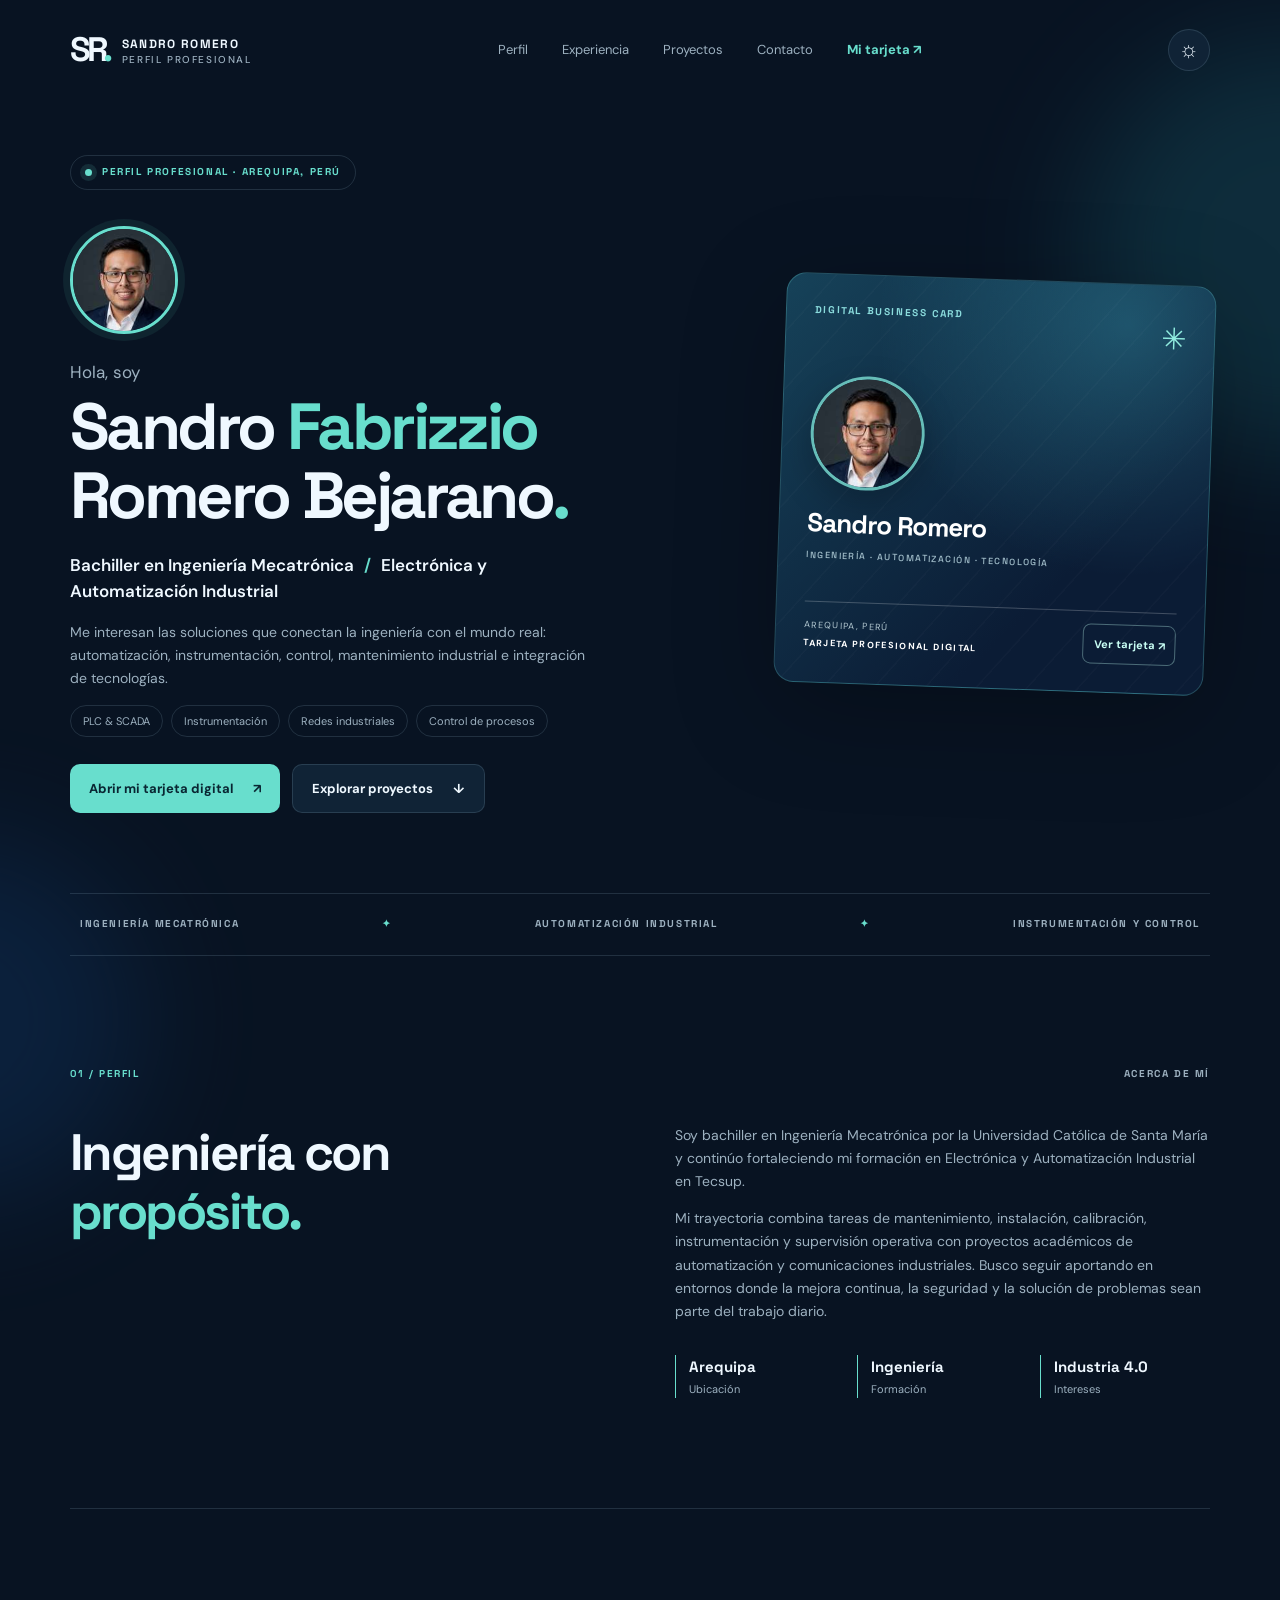
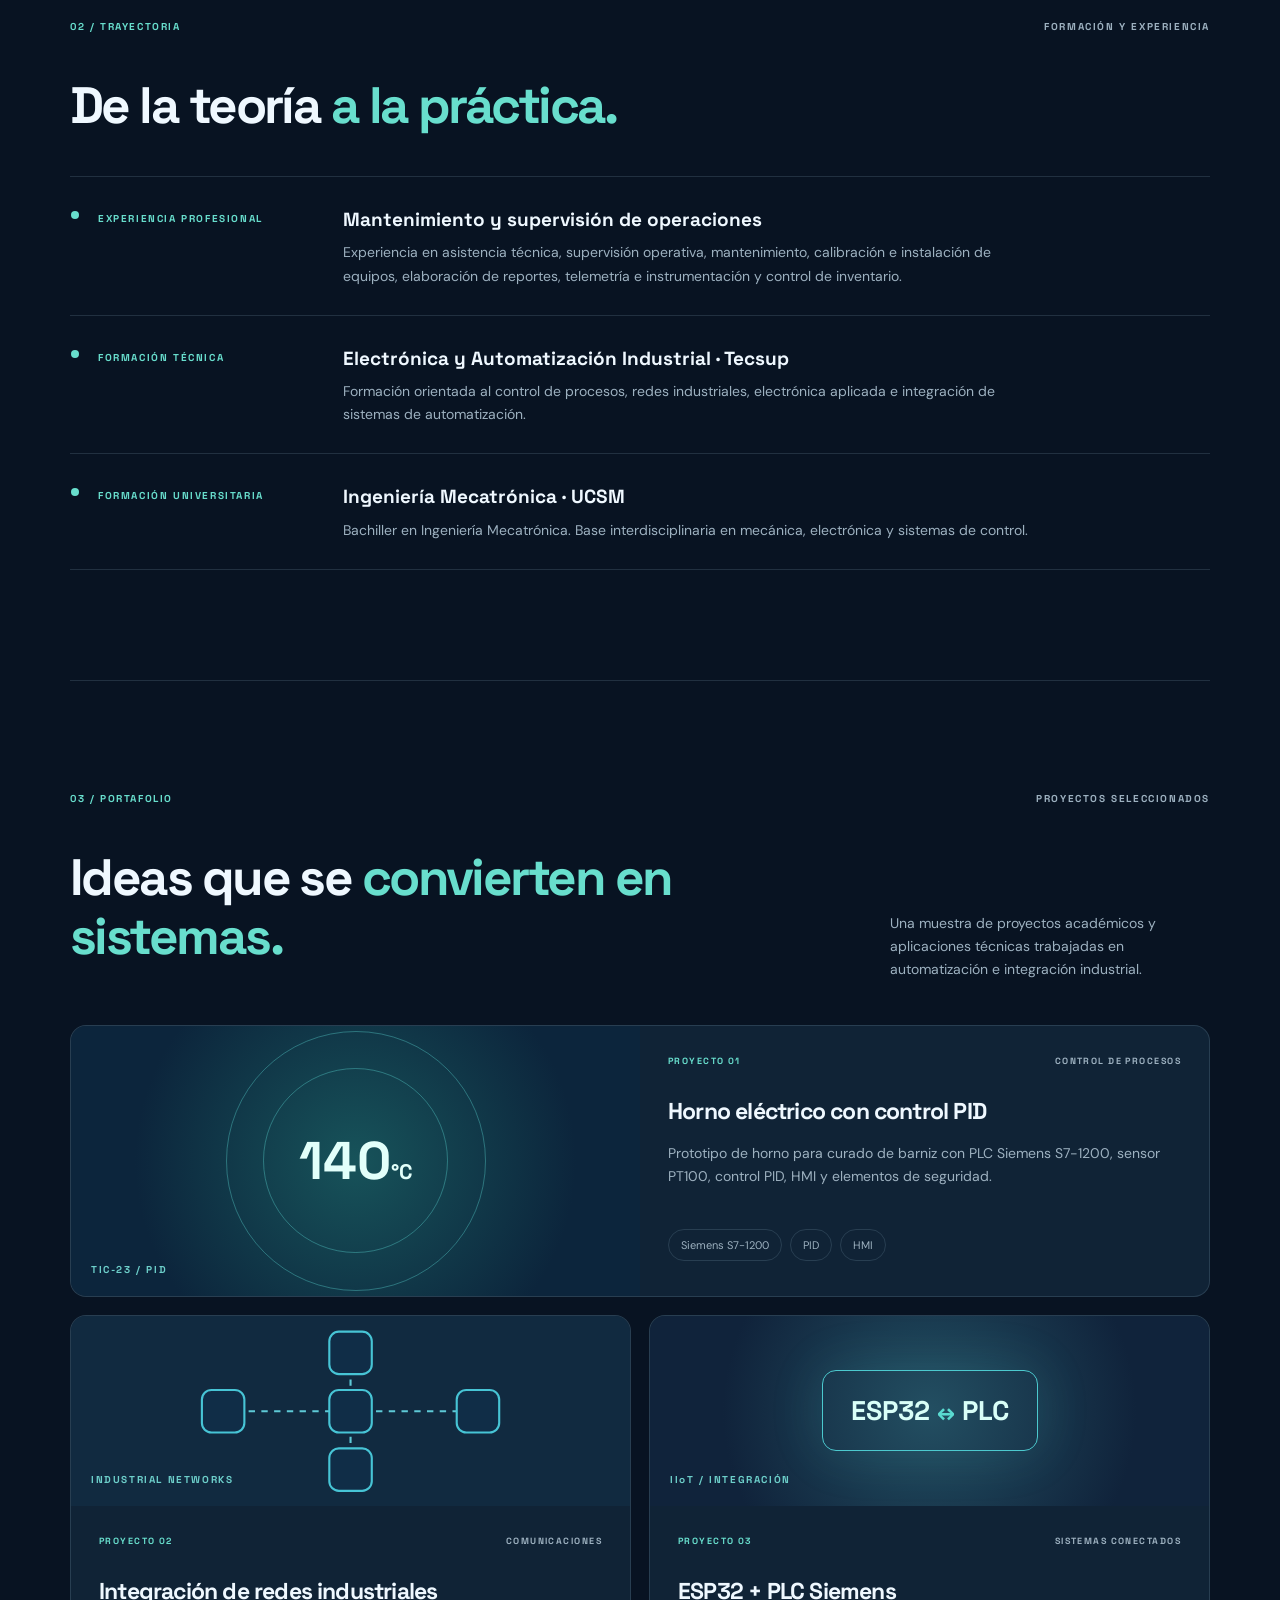
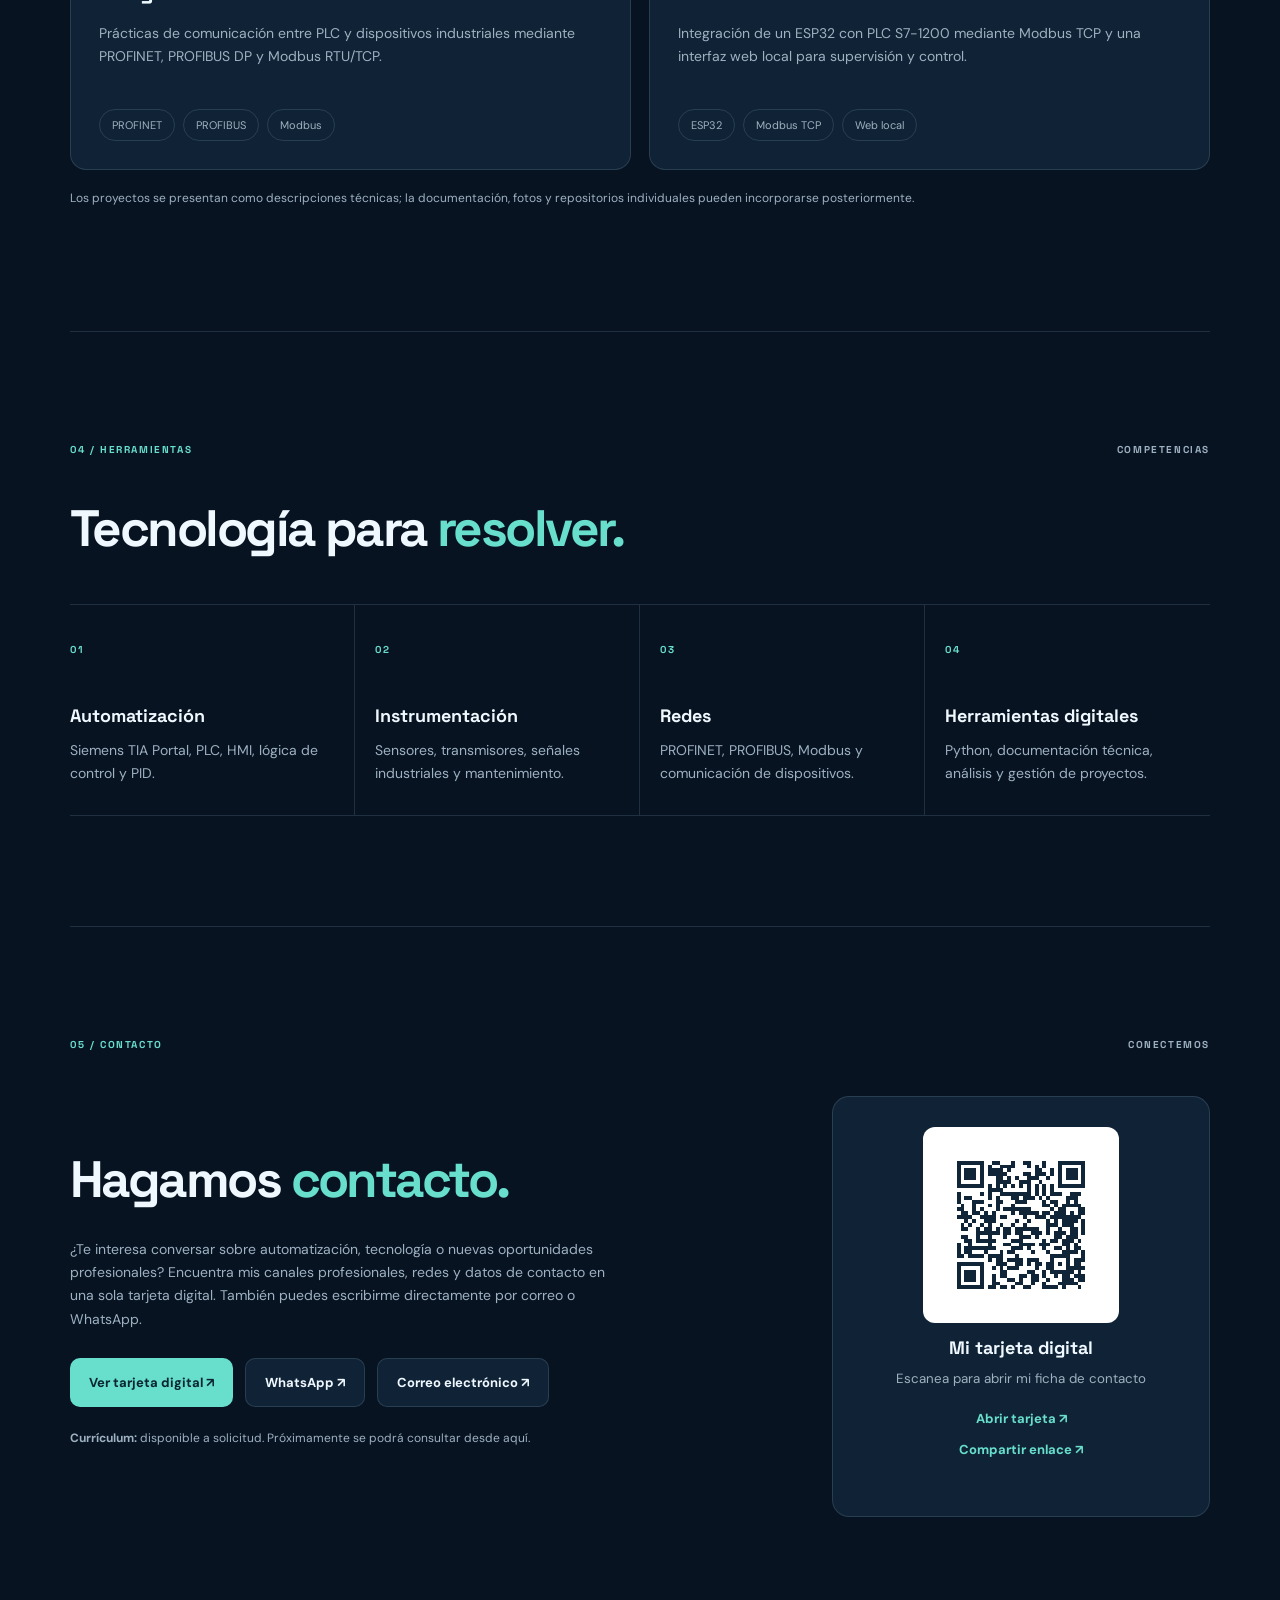
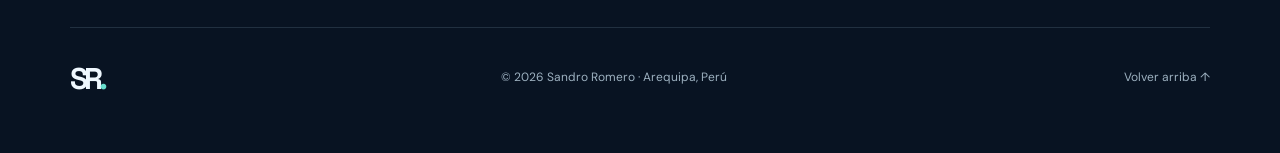
<file: index.html>
<!doctype html>
<html lang="es">
<head>
  <meta charset="utf-8">
  <meta name="viewport" content="width=device-width, initial-scale=1">
  <meta name="theme-color" content="#081322">
  <meta name="description" content="Tarjeta profesional de Sandro Fabrizzio Romero Bejarano. Mecatrónica, automatización industrial, instrumentación y control.">
  <meta property="og:title" content="Sandro Romero | Mecatrónica y Automatización">
  <meta property="og:description" content="Conoce mi perfil profesional, experiencia, formación y proyectos de ingeniería.">
  <meta property="og:type" content="website">
  <title>Sandro Romero | Tarjeta profesional</title>
  <link rel="icon" href="favicon.svg" type="image/svg+xml">
  <link rel="stylesheet" href="styles.css">
  <script defer src="script.js"></script>
</head>
<body>
 <div class="ambient a1" aria-hidden="true"></div><div class="ambient a2" aria-hidden="true"></div>
 <header class="topbar wrap">
   <a class="brand" href="#inicio" aria-label="Ir al inicio"><span class="brandmark">SR<span>.</span></span><span class="brandtext">SANDRO ROMERO <small>PERFIL PROFESIONAL</small></span></a>
   <nav class="nav" aria-label="Navegación principal"><a href="#perfil">Perfil</a><a href="#experiencia">Experiencia</a><a href="#proyectos">Proyectos</a><a href="#contacto">Contacto</a><a class="nav-card-link" href="tarjeta/">Mi tarjeta ↗</a></nav>
   <button id="themeToggle" class="icon-btn" type="button" aria-label="Cambiar tema" title="Cambiar tema"><span id="themeIcon">☼</span></button>
 </header>
 <main id="inicio" class="wrap">
  <section class="hero reveal" aria-labelledby="heroTitle">
   <div class="hero-main">
    <div class="eyebrow"><span class="pulse"></span> PERFIL PROFESIONAL · AREQUIPA, PERÚ</div>
    <div class="avatar photo-avatar"><img src="foto-sandro.svg" width="160" height="160" alt="Retrato profesional de Sandro Romero" fetchpriority="high"></div>
    <p class="intro">Hola, soy</p>
    <h1 id="heroTitle">Sandro <span>Fabrizzio</span><br>Romero Bejarano<span class="period">.</span></h1>
    <p class="hero-role">Bachiller en Ingeniería Mecatrónica <span class="slash">/</span> Electrónica y Automatización Industrial</p>
    <p class="hero-desc">Me interesan las soluciones que conectan la ingeniería con el mundo real: automatización, instrumentación, control, mantenimiento industrial e integración de tecnologías.</p>
    <div class="chips" aria-label="Áreas de especialidad"><span>PLC & SCADA</span><span>Instrumentación</span><span>Redes industriales</span><span>Control de procesos</span></div>
    <div class="cta-group"><a class="btn primary" href="tarjeta/">Abrir mi tarjeta digital <span aria-hidden="true">↗</span></a><a class="btn secondary" href="#proyectos">Explorar proyectos <span aria-hidden="true">↓</span></a></div>
   </div>
   <aside class="identity-card" aria-label="Tarjeta de contacto">
    <div class="card-top"><span class="micro-label">DIGITAL BUSINESS CARD</span><span class="corner-icon" aria-hidden="true">✳</span></div>
    <div class="card-middle"><div class="card-photo"><img src="foto-sandro.svg" width="160" height="160" alt="Fotografía de Sandro Romero" loading="lazy"></div><p>Sandro Romero</p><small>INGENIERÍA · AUTOMATIZACIÓN · TECNOLOGÍA</small></div>
    <div class="card-line"></div>
    <div class="card-bottom"><span>AREQUIPA, PERÚ<br><strong>TARJETA PROFESIONAL DIGITAL</strong></span><a href="tarjeta/" class="identity-cta">Ver tarjeta ↗</a></div>
   </aside>
  </section>

  <div class="strip reveal" aria-label="Especialidades"><span>INGENIERÍA MECATRÓNICA</span><b>✦</b><span>AUTOMATIZACIÓN INDUSTRIAL</span><b>✦</b><span>INSTRUMENTACIÓN Y CONTROL</span></div>
  <section id="perfil" class="section reveal">
   <div class="section-label"><span>01 / PERFIL</span><span>ACERCA DE MÍ</span></div>
   <div class="two-col"><div><h2>Ingeniería con <em>propósito.</em></h2></div><div class="copy"><p>Soy bachiller en Ingeniería Mecatrónica por la Universidad Católica de Santa María y continúo fortaleciendo mi formación en Electrónica y Automatización Industrial en Tecsup.</p><p>Mi trayectoria combina tareas de mantenimiento, instalación, calibración, instrumentación y supervisión operativa con proyectos académicos de automatización y comunicaciones industriales. Busco seguir aportando en entornos donde la mejora continua, la seguridad y la solución de problemas sean parte del trabajo diario.</p><div class="facts"><div><strong>Arequipa</strong><span>Ubicación</span></div><div><strong>Ingeniería</strong><span>Formación</span></div><div><strong>Industria 4.0</strong><span>Intereses</span></div></div></div></div>
  </section>
  <section id="experiencia" class="section reveal">
   <div class="section-label"><span>02 / TRAYECTORIA</span><span>FORMACIÓN Y EXPERIENCIA</span></div>
   <h2>De la teoría <em>a la práctica.</em></h2>
   <div class="timeline">
    <article class="timeline-item"><span class="timeline-dot"></span><div class="timeline-meta">EXPERIENCIA PROFESIONAL</div><div><h3>Mantenimiento y supervisión de operaciones</h3><p>Experiencia en asistencia técnica, supervisión operativa, mantenimiento, calibración e instalación de equipos, elaboración de reportes, telemetría e instrumentación y control de inventario.</p></div></article>
    <article class="timeline-item"><span class="timeline-dot"></span><div class="timeline-meta">FORMACIÓN TÉCNICA</div><div><h3>Electrónica y Automatización Industrial · Tecsup</h3><p>Formación orientada al control de procesos, redes industriales, electrónica aplicada e integración de sistemas de automatización.</p></div></article>
    <article class="timeline-item"><span class="timeline-dot"></span><div class="timeline-meta">FORMACIÓN UNIVERSITARIA</div><div><h3>Ingeniería Mecatrónica · UCSM</h3><p>Bachiller en Ingeniería Mecatrónica. Base interdisciplinaria en mecánica, electrónica y sistemas de control.</p></div></article>
   </div>
  </section>
  <section id="proyectos" class="section reveal">
   <div class="section-label"><span>03 / PORTAFOLIO</span><span>PROYECTOS SELECCIONADOS</span></div>
   <div class="heading-line"><h2>Ideas que se <em>convierten en sistemas.</em></h2><p>Una muestra de proyectos académicos y aplicaciones técnicas trabajadas en automatización e integración industrial.</p></div>
   <div class="project-grid">
    <article class="project-card featured"><div class="project-art art-oven" aria-hidden="true"><span class="art-ring r1"></span><span class="art-ring r2"></span><span class="art-center">140<span>°C</span></span><span class="art-corner">TIC-23 / PID</span></div><div class="project-content"><div class="project-no">PROYECTO 01 <span>CONTROL DE PROCESOS</span></div><h3>Horno eléctrico con control PID</h3><p>Prototipo de horno para curado de barniz con PLC Siemens S7-1200, sensor PT100, control PID, HMI y elementos de seguridad.</p><div class="tag-row"><span>Siemens S7-1200</span><span>PID</span><span>HMI</span></div></div></article>
    <article class="project-card"><div class="project-art art-network" aria-hidden="true"><svg viewBox="0 0 360 170" role="img" aria-label="Diagrama estilizado de comunicación industrial"><path d="M60 85H180M180 85H300M180 85V30M180 85V140" fill="none" stroke="currentColor" stroke-width="2" stroke-dasharray="6 6"/><g fill="#102d47" stroke="#47c4d5" stroke-width="2"><rect x="40" y="65" width="40" height="40" rx="9"/><rect x="160" y="65" width="40" height="40" rx="9"/><rect x="280" y="65" width="40" height="40" rx="9"/><rect x="160" y="10" width="40" height="40" rx="9"/><rect x="160" y="120" width="40" height="40" rx="9"/></g></svg><span class="art-corner">INDUSTRIAL NETWORKS</span></div><div class="project-content"><div class="project-no">PROYECTO 02 <span>COMUNICACIONES</span></div><h3>Integración de redes industriales</h3><p>Prácticas de comunicación entre PLC y dispositivos industriales mediante PROFINET, PROFIBUS DP y Modbus RTU/TCP.</p><div class="tag-row"><span>PROFINET</span><span>PROFIBUS</span><span>Modbus</span></div></div></article>
    <article class="project-card"><div class="project-art art-iot" aria-hidden="true"><span class="iot-box">ESP32 <small>↔</small> PLC</span><span class="art-corner">IIoT / INTEGRACIÓN</span></div><div class="project-content"><div class="project-no">PROYECTO 03 <span>SISTEMAS CONECTADOS</span></div><h3>ESP32 + PLC Siemens</h3><p>Integración de un ESP32 con PLC S7-1200 mediante Modbus TCP y una interfaz web local para supervisión y control.</p><div class="tag-row"><span>ESP32</span><span>Modbus TCP</span><span>Web local</span></div></div></article>
   </div>
   <p class="portfolio-note">Los proyectos se presentan como descripciones técnicas; la documentación, fotos y repositorios individuales pueden incorporarse posteriormente.</p>
  </section>
  <section class="section reveal" id="competencias">
   <div class="section-label"><span>04 / HERRAMIENTAS</span><span>COMPETENCIAS</span></div>
   <h2>Tecnología para <em>resolver.</em></h2>
   <div class="skills"><div><span class="skill-index">01</span><h3>Automatización</h3><p>Siemens TIA Portal, PLC, HMI, lógica de control y PID.</p></div><div><span class="skill-index">02</span><h3>Instrumentación</h3><p>Sensores, transmisores, señales industriales y mantenimiento.</p></div><div><span class="skill-index">03</span><h3>Redes</h3><p>PROFINET, PROFIBUS, Modbus y comunicación de dispositivos.</p></div><div><span class="skill-index">04</span><h3>Herramientas digitales</h3><p>Python, documentación técnica, análisis y gestión de proyectos.</p></div></div>
  </section>
  <section id="contacto" class="section contact-section reveal">
   <div class="section-label"><span>05 / CONTACTO</span><span>CONECTEMOS</span></div>
   <div class="contact-layout"><div><h2>Hagamos <em>contacto.</em></h2><p>¿Te interesa conversar sobre automatización, tecnología o nuevas oportunidades profesionales? Encuentra mis canales profesionales, redes y datos de contacto en una sola tarjeta digital. También puedes escribirme directamente por correo o WhatsApp.</p><div class="contact-buttons"><a class="btn primary" href="tarjeta/">Ver tarjeta digital ↗</a><a class="btn secondary" href="https://wa.me/51975264576" target="_blank" rel="noopener noreferrer">WhatsApp ↗</a><a class="btn secondary" href="mailto:sromerob@aol.com">Correo electrónico ↗</a></div><p class="cv-note"><strong>Currículum:</strong> disponible a solicitud. Próximamente se podrá consultar desde aquí.</p></div><div class="qr-panel"><a href="tarjeta/" aria-label="Abrir mi tarjeta digital"><img src="qr.svg" width="178" height="178" alt="Código QR escaneable que abre la tarjeta tipo Linktree"></a><strong>Mi tarjeta digital</strong><small>Escanea para abrir mi ficha de contacto</small><a class="text-button" href="tarjeta/">Abrir tarjeta ↗</a><button id="shareBtn" class="text-button" type="button">Compartir enlace ↗</button><span id="shareStatus" role="status" aria-live="polite"></span></div></div>
  </section>
 </main>
 <footer class="footer wrap"><div class="footer-logo">SR<span>.</span></div><span>© <span id="year">2026</span> Sandro Romero · Arequipa, Perú</span><a href="#inicio">Volver arriba ↑</a></footer>
</body>
</html>
</file>
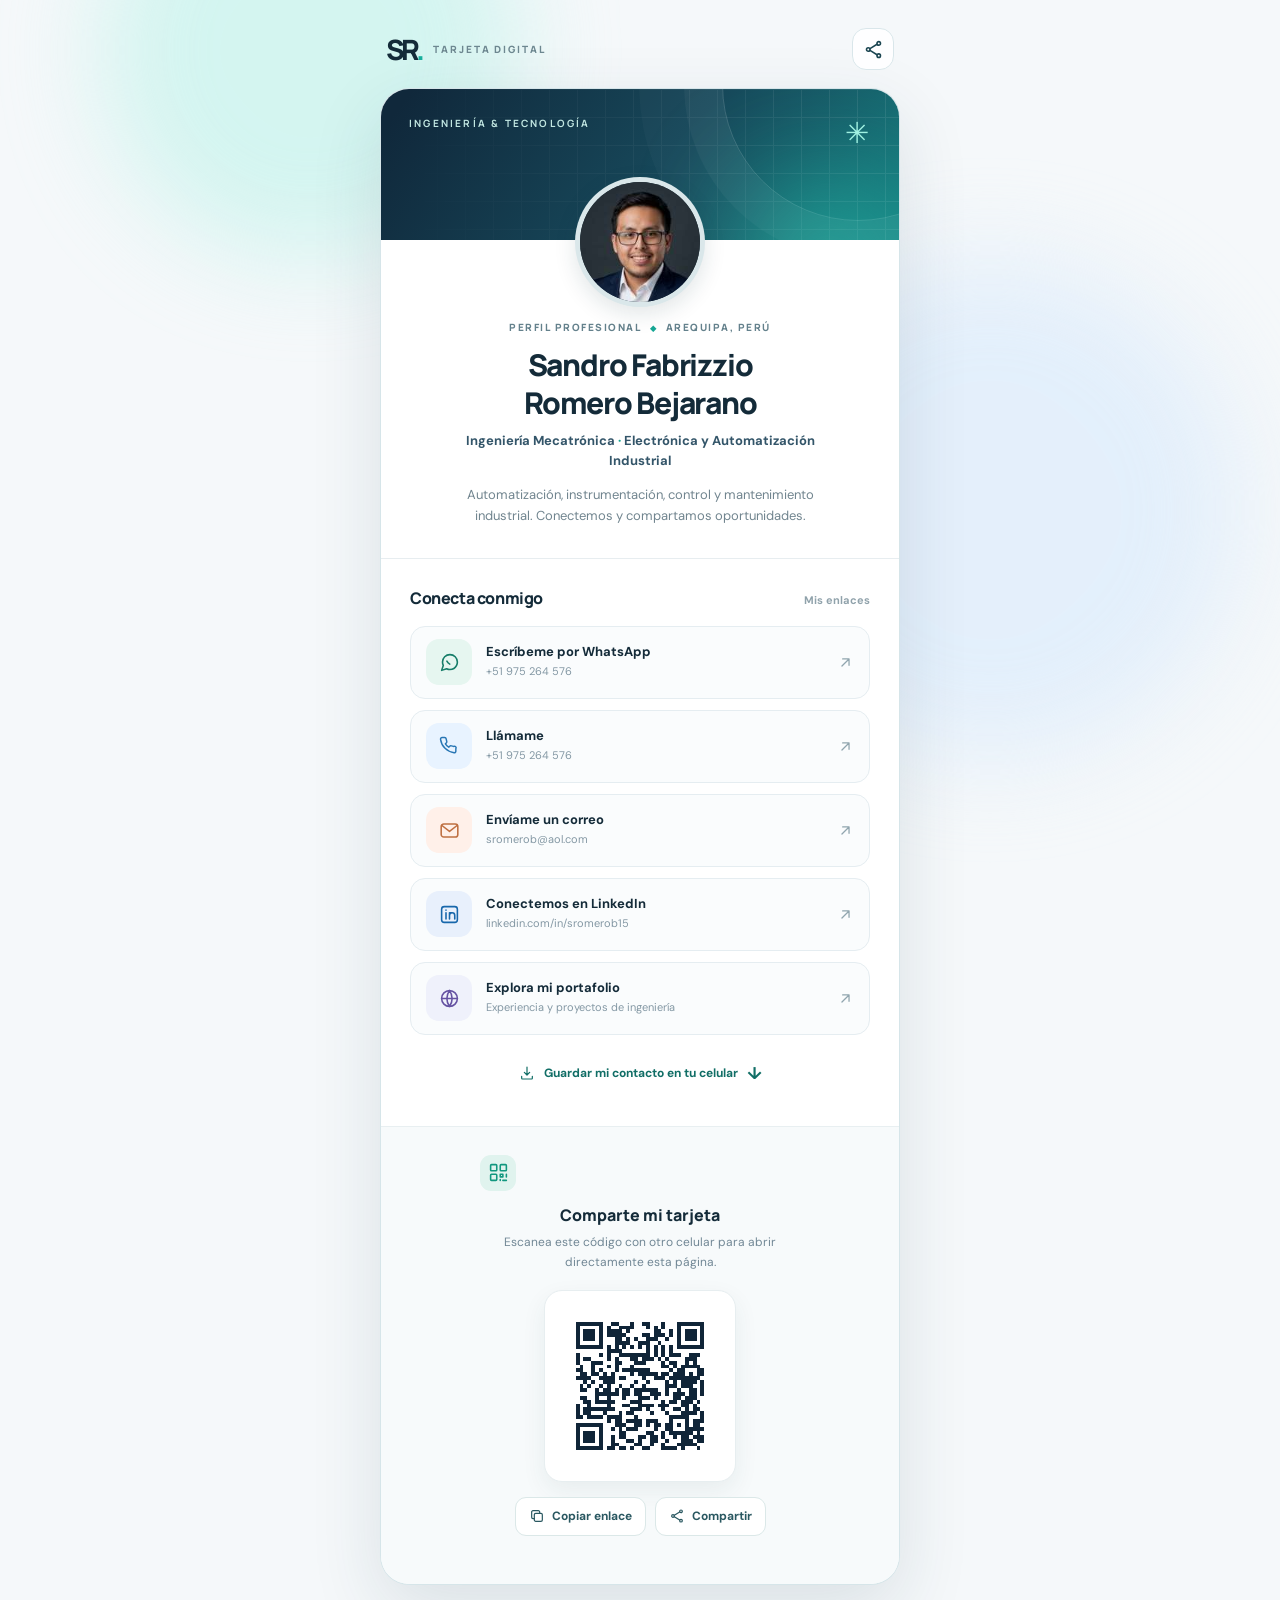
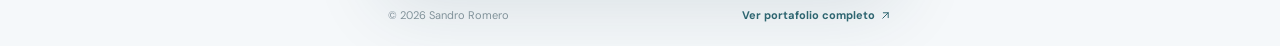
<file: tarjeta/index.html>
<!doctype html>
<html lang="es">
<head>
<meta charset="utf-8">
<meta name="viewport" content="width=device-width,initial-scale=1">
<meta name="theme-color" content="#f4f7f9">
<title>Sandro Romero | Tarjeta digital</title>
<meta name="description" content="Tarjeta digital de Sandro Fabrizzio Romero Bejarano. Contáctame por WhatsApp, teléfono, correo o LinkedIn y conoce mi portafolio profesional.">
<meta property="og:type" content="profile">
<meta property="og:title" content="Sandro Romero | Tarjeta digital">
<meta property="og:description" content="Mecatrónica · Electrónica y Automatización Industrial. Contacto y perfil profesional.">
<link rel="canonical" href="https://lzenaku.github.io/tarjeta-profesional/tarjeta/">
<link rel="icon" href="../favicon.svg" type="image/svg+xml">
<link rel="preconnect" href="https://fonts.googleapis.com">
<link rel="preconnect" href="https://fonts.gstatic.com" crossorigin>
<link href="https://fonts.googleapis.com/css2?family=DM+Sans:wght@400;500;600;700&family=Manrope:wght@400;500;600;700;800&display=swap" rel="stylesheet">
<link rel="stylesheet" href="tarjeta.css">
<script src="tarjeta.js" defer></script>
</head>
<body>
<div class="background-orb orb-one" aria-hidden="true"></div><div class="background-orb orb-two" aria-hidden="true"></div>
<div class="page-shell">
<header class="mini-header"><a href="../" class="mini-brand" aria-label="Visitar portafolio de Sandro Romero"><span class="logo">SR<span>.</span></span><span class="brand-text">TARJETA DIGITAL</span></a><button class="mini-share" id="shareTop" type="button" aria-label="Compartir esta tarjeta"><svg class="i" aria-hidden="true" xmlns="http://www.w3.org/2000/svg" width="21" height="21" viewBox="0 0 24 24" fill="none" stroke="currentColor" stroke-width="1.8" stroke-linecap="round" stroke-linejoin="round"><circle cx="18" cy="5" r="2"/><circle cx="6" cy="12" r="2"/><circle cx="18" cy="19" r="2"/><path d="m8 11 8-5M8 13l8 5"/></svg></button></header>
<main class="digital-card" id="tarjeta">
<section class="identity" aria-labelledby="nombre">
 <div class="cover-art"><div class="cover-grid" aria-hidden="true"></div><span class="cover-label">INGENIERÍA & TECNOLOGÍA</span><span class="cover-sparkle" aria-hidden="true">✳</span></div>
 <div class="profile-picture"><img src="../foto-sandro.svg" alt="Fotografía profesional de Sandro Romero" width="124" height="124" fetchpriority="high"></div>
 <div class="identity-content">
  <div class="micro">PERFIL PROFESIONAL <span class="diamond" aria-hidden="true">◆</span> AREQUIPA, PERÚ</div>
  <h1 id="nombre">Sandro Fabrizzio<br>Romero Bejarano</h1>
  <p class="position">Ingeniería Mecatrónica <span>·</span> Electrónica y Automatización Industrial</p>
  <p class="description">Automatización, instrumentación, control y mantenimiento industrial. Conectemos y compartamos oportunidades.</p>
 </div>
</section>
<section class="links-section" aria-label="Canales de contacto">
 <div class="section-heading"><h2>Conecta conmigo</h2><span>Mis enlaces</span></div>
 <div class="links"><a class="link-card whatsapp" href="https://wa.me/51975264576" target="_blank" rel="noopener noreferrer" aria-label="Escríbeme por WhatsApp"><span class="link-icon"><svg class="i" aria-hidden="true" xmlns="http://www.w3.org/2000/svg" width="21" height="21" viewBox="0 0 24 24" fill="none" stroke="currentColor" stroke-width="1.8" stroke-linecap="round" stroke-linejoin="round"><path d="M21 11.5a8.4 8.4 0 0 1-.9 3.8A8.5 8.5 0 0 1 12.5 20a8.4 8.4 0 0 1-3.8-.9L3 21l1.9-5.7a8.4 8.4 0 0 1-.9-3.8A8.5 8.5 0 0 1 12.5 3 8.5 8.5 0 0 1 21 11.5Z"/><path d="M9 10.5c.7 1.4 1.7 2.4 3.3 3.3"/></svg></span><span class="link-copy"><strong>Escríbeme por WhatsApp</strong><small>+51 975 264 576</small></span><span class="link-arrow"><svg class="i" aria-hidden="true" xmlns="http://www.w3.org/2000/svg" width="21" height="21" viewBox="0 0 24 24" fill="none" stroke="currentColor" stroke-width="1.8" stroke-linecap="round" stroke-linejoin="round"><path d="M7 17 17 7M8 7h9v9"/></svg></span></a>
<a class="link-card phone" href="tel:+51975264576" aria-label="Llámame"><span class="link-icon"><svg class="i" aria-hidden="true" xmlns="http://www.w3.org/2000/svg" width="21" height="21" viewBox="0 0 24 24" fill="none" stroke="currentColor" stroke-width="1.8" stroke-linecap="round" stroke-linejoin="round"><path d="M22 16.9v3a2 2 0 0 1-2.2 2A19.6 19.6 0 0 1 3 5.2 2 2 0 0 1 5 3h3a2 2 0 0 1 2 1.7c.13 1 .36 1.9.7 2.8a2 2 0 0 1-.45 2.1L9 10.8a16 16 0 0 0 4.2 4.2l1.2-1.2a2 2 0 0 1 2.1-.45c.9.34 1.8.57 2.8.7A2 2 0 0 1 22 16.9Z" transform="translate(-1 -1) scale(.92)"/></svg></span><span class="link-copy"><strong>Llámame</strong><small>+51 975 264 576</small></span><span class="link-arrow"><svg class="i" aria-hidden="true" xmlns="http://www.w3.org/2000/svg" width="21" height="21" viewBox="0 0 24 24" fill="none" stroke="currentColor" stroke-width="1.8" stroke-linecap="round" stroke-linejoin="round"><path d="M7 17 17 7M8 7h9v9"/></svg></span></a>
<a class="link-card email" href="mailto:sromerob@aol.com" aria-label="Envíame un correo"><span class="link-icon"><svg class="i" aria-hidden="true" xmlns="http://www.w3.org/2000/svg" width="21" height="21" viewBox="0 0 24 24" fill="none" stroke="currentColor" stroke-width="1.8" stroke-linecap="round" stroke-linejoin="round"><rect x="2.5" y="4.5" width="19" height="15" rx="3"/><path d="m3 6 9 7 9-7"/></svg></span><span class="link-copy"><strong>Envíame un correo</strong><small>sromerob@aol.com</small></span><span class="link-arrow"><svg class="i" aria-hidden="true" xmlns="http://www.w3.org/2000/svg" width="21" height="21" viewBox="0 0 24 24" fill="none" stroke="currentColor" stroke-width="1.8" stroke-linecap="round" stroke-linejoin="round"><path d="M7 17 17 7M8 7h9v9"/></svg></span></a>
<a class="link-card linkedin" href="https://www.linkedin.com/in/sromerob15/" target="_blank" rel="noopener noreferrer" aria-label="Conectemos en LinkedIn"><span class="link-icon"><svg class="i" aria-hidden="true" xmlns="http://www.w3.org/2000/svg" width="21" height="21" viewBox="0 0 24 24" fill="none" stroke="currentColor" stroke-width="1.8" stroke-linecap="round" stroke-linejoin="round"><rect x="3" y="3" width="18" height="18" rx="3"/><path d="M8 10v7M8 7h.01M12 17v-7h3a3 3 0 0 1 3 3v4M12 13a3 3 0 0 1 3-3"/></svg></span><span class="link-copy"><strong>Conectemos en LinkedIn</strong><small>linkedin.com/in/sromerob15</small></span><span class="link-arrow"><svg class="i" aria-hidden="true" xmlns="http://www.w3.org/2000/svg" width="21" height="21" viewBox="0 0 24 24" fill="none" stroke="currentColor" stroke-width="1.8" stroke-linecap="round" stroke-linejoin="round"><path d="M7 17 17 7M8 7h9v9"/></svg></span></a>
<a class="link-card portfolio" href="../" aria-label="Explora mi portafolio"><span class="link-icon"><svg class="i" aria-hidden="true" xmlns="http://www.w3.org/2000/svg" width="21" height="21" viewBox="0 0 24 24" fill="none" stroke="currentColor" stroke-width="1.8" stroke-linecap="round" stroke-linejoin="round"><circle cx="12" cy="12" r="9"/><path d="M3 12h18M12 3a15 15 0 0 1 0 18M12 3a15 15 0 0 0 0 18"/></svg></span><span class="link-copy"><strong>Explora mi portafolio</strong><small>Experiencia y proyectos de ingeniería</small></span><span class="link-arrow"><svg class="i" aria-hidden="true" xmlns="http://www.w3.org/2000/svg" width="21" height="21" viewBox="0 0 24 24" fill="none" stroke="currentColor" stroke-width="1.8" stroke-linecap="round" stroke-linejoin="round"><path d="M7 17 17 7M8 7h9v9"/></svg></span></a></div>
 <a class="download-contact" href="sandro-romero.vcf" download="Sandro-Romero.vcf"><svg class="i" aria-hidden="true" xmlns="http://www.w3.org/2000/svg" width="21" height="21" viewBox="0 0 24 24" fill="none" stroke="currentColor" stroke-width="1.8" stroke-linecap="round" stroke-linejoin="round"><path d="M12 3v12m-4-4 4 4 4-4M4 17v3a1 1 0 0 0 1 1h14a1 1 0 0 0 1-1v-3"/></svg><span>Guardar mi contacto en tu celular</span><span class="download-arrow" aria-hidden="true">↓</span></a>
</section>
<section class="qr-section" aria-labelledby="qrTitle">
 <div class="qr-copy"><span class="qr-icon"><svg class="i" aria-hidden="true" xmlns="http://www.w3.org/2000/svg" width="21" height="21" viewBox="0 0 24 24" fill="none" stroke="currentColor" stroke-width="1.8" stroke-linecap="round" stroke-linejoin="round"><rect x="3" y="3" width="7" height="7" rx="1"/><rect x="14" y="3" width="7" height="7" rx="1"/><rect x="3" y="14" width="7" height="7" rx="1"/><path d="M14 14h3v3h-3zM21 14v3M17 21h4M14 21v-1"/></svg></span><h2 id="qrTitle">Comparte mi tarjeta</h2><p>Escanea este código con otro celular para abrir directamente esta página.</p></div>
 <a href="https://lzenaku.github.io/tarjeta-profesional/tarjeta/" class="qr-frame" aria-label="Abrir tarjeta digital"><img src="../qr.svg" alt="Código QR que dirige a esta misma tarjeta digital" width="158" height="158"></a>
 <div class="share-actions"><button type="button" id="copyButton"><svg class="i" aria-hidden="true" xmlns="http://www.w3.org/2000/svg" width="21" height="21" viewBox="0 0 24 24" fill="none" stroke="currentColor" stroke-width="1.8" stroke-linecap="round" stroke-linejoin="round"><rect x="8" y="8" width="12" height="12" rx="2"/><path d="M16 8V6a2 2 0 0 0-2-2H6a2 2 0 0 0-2 2v8a2 2 0 0 0 2 2h2"/></svg><span>Copiar enlace</span></button><button type="button" id="shareButton"><svg class="i" aria-hidden="true" xmlns="http://www.w3.org/2000/svg" width="21" height="21" viewBox="0 0 24 24" fill="none" stroke="currentColor" stroke-width="1.8" stroke-linecap="round" stroke-linejoin="round"><circle cx="18" cy="5" r="2"/><circle cx="6" cy="12" r="2"/><circle cx="18" cy="19" r="2"/><path d="m8 11 8-5M8 13l8 5"/></svg><span>Compartir</span></button></div>
 <p class="feedback" id="feedback" aria-live="polite"></p>
</section>
</main>
<footer><span>© <span id="year">2026</span> Sandro Romero</span><a href="../">Ver portafolio completo <svg class="i" aria-hidden="true" xmlns="http://www.w3.org/2000/svg" width="21" height="21" viewBox="0 0 24 24" fill="none" stroke="currentColor" stroke-width="1.8" stroke-linecap="round" stroke-linejoin="round"><path d="M7 17 17 7M8 7h9v9"/></svg></a></footer>
</div>
</body>
</html>
</file>
<file: styles.css>
@import url('https://fonts.googleapis.com/css2?family=DM+Sans:wght@400;500;600;700&family=Space+Grotesk:wght@400;500;600;700&display=swap');
:root{--bg:#081322;--bg2:#0d1c2d;--surface:#102336;--surface2:#122b40;--line:rgba(176,215,236,.15);--text:#eff8ff;--muted:#9db1c0;--accent:#68decd;--accent2:#54addd;--shadow:0 25px 100px rgba(0,0,0,.25)}
*{box-sizing:border-box}html{scroll-behavior:smooth}body{margin:0;background:var(--bg);color:var(--text);font-family:'DM Sans',sans-serif;line-height:1.65;overflow-x:hidden}body[data-theme="light"]{--bg:#eef5f8;--bg2:#f9fdff;--surface:#fff;--surface2:#e5f3f5;--line:rgba(30,68,91,.17);--text:#10283c;--muted:#567184;--accent:#007e83;--accent2:#2276a0;--shadow:0 24px 90px rgba(30,68,91,.11)}
a{color:inherit;text-decoration:none}button{font:inherit;cursor:pointer}::selection{background:var(--accent);color:var(--bg)}.wrap{width:min(1140px,calc(100% - 48px));margin-inline:auto}.ambient{position:absolute;z-index:-1;pointer-events:none;filter:blur(60px);opacity:.32}.a1{width:420px;height:420px;top:40px;right:-220px;background:#1b6270;border-radius:50%}.a2{width:360px;height:360px;top:840px;left:-220px;background:#123d72;border-radius:50%}
.topbar{height:100px;display:flex;align-items:center;justify-content:space-between;gap:20px}.brand{display:flex;align-items:center;gap:13px}.brandmark,.footer-logo{font-family:'Space Grotesk',sans-serif;font-weight:700;font-size:34px;letter-spacing:-.13em}.brandmark span,.footer-logo span,.period{color:var(--accent)}.brandtext{font:700 12px 'Space Grotesk',sans-serif;letter-spacing:.11em;line-height:1.5}.brandtext small{display:block;font:500 10px 'DM Sans',sans-serif;color:var(--muted);letter-spacing:.16em}.nav{display:flex;gap:34px;font-size:13px;color:var(--muted)}.nav a:hover,.footer a:hover{color:var(--accent)}.icon-btn{display:grid;place-items:center;width:42px;height:42px;border:1px solid var(--line);border-radius:50%;background:var(--surface);color:var(--text);font-size:22px}
.hero{min-height:660px;display:grid;grid-template-columns:minmax(0,1.2fr) minmax(320px,.8fr);align-items:center;gap:72px;padding:55px 0 80px}.eyebrow,.micro-label,.section-label,.project-no,.timeline-meta,.skill-index,.strip,.art-corner{font-family:'Space Grotesk',sans-serif;font-size:10px;font-weight:700;letter-spacing:.16em}.eyebrow{display:inline-flex;align-items:center;gap:10px;color:var(--accent);border:1px solid var(--line);border-radius:99px;padding:8px 14px}.pulse{height:7px;width:7px;background:var(--accent);border-radius:50%;box-shadow:0 0 0 5px rgba(104,222,205,.12)}.avatar{width:66px;height:66px;position:relative;display:grid;place-items:center;background:linear-gradient(145deg,#1b6b83,#172d51);border:1px solid rgba(143,238,235,.45);border-radius:20px;font:700 24px 'Space Grotesk',sans-serif;letter-spacing:-.08em;margin-top:36px;color:white}.intro{color:var(--muted);margin:24px 0 6px;font-size:17px}h1,h2,h3,p{margin-top:0}h1,h2,h3{font-family:'Space Grotesk',sans-serif}h1{font-size:clamp(43px,5.1vw,73px);line-height:1.07;letter-spacing:-.055em;margin-bottom:22px}h1 span:not(.period){color:var(--accent)}.hero-role{font-size:17px;line-height:1.5;font-weight:600;max-width:520px}.slash{color:var(--accent);padding:0 6px}.hero-desc{max-width:520px;color:var(--muted);font-size:14px}.chips,.tag-row{display:flex;flex-wrap:wrap;gap:8px}.chips span,.tag-row span{border:1px solid var(--line);border-radius:100px;padding:6px 12px;color:var(--muted);font-size:11px}.cta-group,.contact-buttons{display:flex;flex-wrap:wrap;gap:12px;margin-top:27px}.btn{border-radius:10px;padding:13px 19px;font-weight:700;font-size:13px;transition:transform .2s,background .2s;display:inline-flex;gap:20px;justify-content:center;align-items:center}.btn:hover{transform:translateY(-3px)}.btn.primary{background:var(--accent);color:#092632}.btn.secondary{background:var(--surface);border:1px solid var(--line)}.identity-card{min-height:410px;position:relative;overflow:hidden;border-radius:20px;padding:28px;background:radial-gradient(circle at 80% 10%,rgba(70,194,217,.28),transparent 50%),linear-gradient(135deg,#164259,#0b1c35 70%);box-shadow:var(--shadow);border:1px solid rgba(119,235,225,.22);display:flex;flex-direction:column;justify-content:space-between;color:#fff;transform:rotate(2deg);transition:transform .3s}.identity-card:hover{transform:rotate(0deg) translateY(-6px)}.identity-card:after{content:'';position:absolute;inset:0;background:repeating-linear-gradient(130deg,transparent 0 36px,rgba(255,255,255,.018) 37px 38px);pointer-events:none}.card-top,.card-bottom{display:flex;justify-content:space-between;align-items:flex-start}.micro-label{color:#8adbdc}.corner-icon{font-size:30px;color:#90ecdf}.card-middle{padding-top:35px}.card-monogram{font:700 115px 'Space Grotesk',sans-serif;letter-spacing:-.16em;line-height:1}.card-monogram span{color:#7ee4d9}.card-middle p{font:700 26px 'Space Grotesk',sans-serif;letter-spacing:-.04em;margin:24px 0 0}.card-middle small{font:500 9px 'Space Grotesk',sans-serif;letter-spacing:.16em;color:#a3bfcb}.card-line{height:1px;background:rgba(255,255,255,.22);margin-top:23px}.card-bottom{font-size:9px;letter-spacing:.15em;color:#b3c8d1;line-height:2}.card-bottom strong{color:white}.vertical-code{writing-mode:vertical-rl}
.strip{border-block:1px solid var(--line);padding:22px 10px;display:flex;justify-content:space-between;gap:20px;color:var(--muted)}.strip b{color:var(--accent)}.section{padding:110px 0;border-bottom:1px solid var(--line);scroll-margin-top:20px}.section-label{display:flex;justify-content:space-between;gap:20px;color:var(--accent);margin-bottom:42px}.section-label span+span{color:var(--muted)}h2{font-size:clamp(33px,4vw,53px);letter-spacing:-.05em;line-height:1.15;margin-bottom:28px;max-width:650px}h2 em{font-style:normal;color:var(--accent)}.two-col{display:grid;grid-template-columns:1fr 1fr;gap:70px}.copy p,.timeline-item p,.heading-line p,.project-card p,.skills p,.contact-section p{font-size:14px;color:var(--muted)}.facts{display:grid;grid-template-columns:repeat(3,1fr);gap:12px;margin-top:32px}.facts div{border-left:1px solid var(--accent);padding-left:13px}.facts strong,.facts span{display:block}.facts strong{font-family:'Space Grotesk',sans-serif;font-size:15px}.facts span{color:var(--muted);font-size:11px}
.timeline{border-top:1px solid var(--line);margin-top:40px}.timeline-item{position:relative;display:grid;grid-template-columns:210px 1fr;gap:35px;padding:27px 0 27px 28px;border-bottom:1px solid var(--line)}.timeline-dot{position:absolute;width:8px;height:8px;left:1px;top:34px;background:var(--accent);border-radius:50%}.timeline-meta{color:var(--accent);padding-top:7px}.timeline-item h3{font-size:19px;margin-bottom:6px}.timeline-item p{margin-bottom:0;max-width:700px}.heading-line{display:flex;justify-content:space-between;align-items:end;gap:30px}.heading-line p{max-width:320px}.project-grid{display:grid;grid-template-columns:1fr 1fr;gap:18px;margin-top:30px}.project-card{background:var(--surface);border:1px solid var(--line);border-radius:16px;overflow:hidden;transition:transform .2s,border-color .2s}.project-card:hover{transform:translateY(-5px);border-color:rgba(104,222,205,.55)}.project-card.featured{grid-column:span 2;display:grid;grid-template-columns:1fr 1fr}.project-art{height:190px;display:flex;align-items:center;justify-content:center;position:relative;overflow:hidden;background:#112a40;color:#5ec9d6}.project-card.featured .project-art{height:100%;min-height:270px}.art-oven{background:radial-gradient(circle at center,#17535a,#0c253c 70%)}.art-ring{position:absolute;display:block;border-radius:50%;border:1px solid rgba(98,228,223,.35)}.r1{width:185px;height:185px}.r2{width:260px;height:260px}.art-center{font:700 53px 'Space Grotesk',sans-serif;color:#e2fffa}.art-center span{font-size:21px}.art-corner{position:absolute;bottom:17px;left:20px;color:#6dcfca}.art-network svg{width:90%;height:95%}.art-iot{background:radial-gradient(circle,#234f62,#10233b 70%)}.iot-box{border:1px solid #4cc9ce;border-radius:14px;padding:22px 28px;color:#d9fff8;font:700 27px 'Space Grotesk',sans-serif;box-shadow:0 0 55px rgba(75,207,210,.13)}.iot-box small{color:#5adad0}.project-content{padding:28px}.project-no{display:flex;justify-content:space-between;gap:12px;color:var(--accent);font-size:9px}.project-no span{color:var(--muted)}.project-content h3{font-size:23px;letter-spacing:-.035em;margin:24px 0 11px}.project-content p{min-height:65px}.tag-row{margin-top:22px}.portfolio-note{color:var(--muted);font-size:12px;margin-top:19px}.skills{display:grid;grid-template-columns:repeat(4,1fr);border-top:1px solid var(--line);border-bottom:1px solid var(--line);margin-top:45px}.skills>div{padding:30px 20px;border-right:1px solid var(--line)}.skills>div:first-child{padding-left:0}.skills>div:last-child{border-right:0}.skill-index{color:var(--accent)}.skills h3{font-size:18px;margin:40px 0 8px}.skills p{margin:0}
.contact-section{border-bottom:0}.contact-layout{display:grid;grid-template-columns:1.3fr .7fr;gap:60px;align-items:center}.contact-layout>div:first-child>p{max-width:540px}.cv-note{font-size:12px!important;margin-top:22px}.qr-panel{background:var(--surface);border:1px solid var(--line);border-radius:17px;display:flex;flex-direction:column;align-items:center;text-align:center;padding:30px;gap:9px}.qr-panel img{background:#fff;padding:9px;border-radius:12px;max-width:100%;height:auto}.qr-panel strong{font:700 18px 'Space Grotesk',sans-serif;margin-top:4px}.qr-panel small{color:var(--muted)}.text-button{margin-top:9px;border:0;background:transparent;color:var(--accent);font-weight:700}#shareStatus{font-size:11px;color:var(--muted);min-height:15px}.footer{border-top:1px solid var(--line);padding:26px 0 50px;display:flex;justify-content:space-between;align-items:center;gap:20px;font-size:12px;color:var(--muted)}.footer-logo{color:var(--text);font-size:30px}
.reveal{opacity:0;transform:translateY(18px);transition:opacity .65s,transform .65s}.reveal.visible{opacity:1;transform:translateY(0)}@media(prefers-reduced-motion:reduce){*,*:before,*:after{scroll-behavior:auto!important;transition:none!important;animation:none!important}.reveal{opacity:1;transform:none}}@media(max-width:850px){.nav{display:none}.hero{grid-template-columns:1fr;gap:35px;padding-top:20px}.identity-card{max-width:550px;width:100%;min-height:360px;transform:rotate(0deg)}.two-col,.contact-layout{grid-template-columns:1fr;gap:20px}.skills{grid-template-columns:repeat(2,1fr)}.skills>div:nth-child(2){border-right:0}.skills>div:nth-child(-n+2){border-bottom:1px solid var(--line)}.heading-line{align-items:start;flex-direction:column}.heading-line p{max-width:600px}}@media(max-width:560px){.wrap{width:min(100% - 32px,1140px)}.topbar{height:76px}.brandtext{font-size:10px}.hero{padding-bottom:60px;min-height:0}.hero h1{font-size:clamp(40px,9.2vw,58px)}.hero-role{font-size:15px}.identity-card{min-height:310px}.card-monogram{font-size:85px}.strip{flex-wrap:wrap;justify-content:center;text-align:center;font-size:9px}.section{padding:70px 0}.section-label{margin-bottom:25px}.facts{grid-template-columns:1fr 1fr}.timeline-item{grid-template-columns:1fr;gap:4px}.project-grid{grid-template-columns:1fr}.project-card.featured{grid-column:auto;display:block}.project-card.featured .project-art{min-height:190px;height:190px}.project-content h3{font-size:20px}.skills{grid-template-columns:1fr}.skills>div{border-right:0;border-bottom:1px solid var(--line);padding:22px 0}.skills>div:last-child{border-bottom:0}.skills h3{margin-top:12px}.contact-layout{gap:24px}.footer{flex-wrap:wrap}.btn{width:100%}.cta-group,.contact-buttons{flex-direction:column}}
/* Fotografía profesional */
.photo-avatar{width:108px;height:108px;border-radius:50%;overflow:hidden;border:3px solid var(--accent);box-shadow:0 0 0 7px rgba(104,222,205,.08);background:var(--surface);margin-top:36px;letter-spacing:normal}
.photo-avatar img,.card-photo img{display:block;width:100%;height:100%;object-fit:cover}
.card-photo{width:114px;height:114px;border-radius:50%;overflow:hidden;border:3px solid rgba(126,228,217,.8);box-shadow:0 12px 35px rgba(0,0,0,.22);background:#0a2236}
.card-middle{padding-top:12px}
.card-middle p{margin-top:17px}

/* Ajustes de composición, navegación y tarjeta de contacto */
.hero{gap:clamp(24px,5vw,64px)}.hero-main{min-width:0}.identity-card{min-width:0}.card-bottom{align-items:center;gap:10px}.identity-cta{font-size:11px;font-weight:700;color:#c9fff5;letter-spacing:0;white-space:nowrap;border:1px solid rgba(194,255,244,.35);padding:8px 10px;border-radius:8px}.nav-card-link{color:var(--accent)!important;font-weight:700}.contact-buttons .btn{flex:0 0 auto}.qr-panel>a:first-child{display:block;padding:9px;background:#fff;border-radius:12px}.qr-panel>a:first-child img{display:block}.qr-panel .text-button{text-align:center;display:inline-flex;justify-content:center;align-items:center;color:var(--accent);font-size:13px}.qr-panel button.text-button{margin-top:0}.hero h1{overflow-wrap:normal}@media(max-width:1050px){.hero{grid-template-columns:minmax(0,1.1fr) minmax(300px,.9fr);gap:30px}.hero h1{font-size:clamp(42px,5vw,64px)}.nav{gap:17px}.identity-card{transform:none}}@media(max-width:850px){.hero{grid-template-columns:minmax(0,1fr);gap:36px}.identity-card{max-width:500px;min-height:340px}.hero h1{font-size:clamp(42px,8vw,67px)}}@media(max-width:560px){.hero h1{font-size:clamp(36px,8vw,48px)}.identity-card{min-height:315px;padding:23px}.card-middle p{font-size:23px}.card-bottom{font-size:8px}.identity-cta{font-size:10px}.contact-buttons{gap:9px}.qr-panel{max-width:100%;width:100%}}
</file>
<file: tarjeta/tarjeta.css>
:root{color-scheme:light;--ink:#142b39;--muted:#687e8a;--line:#e7edf0;--white:#fff;--green:#168e75;--blue:#2e6ab9;--bg:#f5f8fa;--shadow:0 24px 72px rgba(24,59,74,.12)}*{box-sizing:border-box}html{scroll-behavior:smooth}body{margin:0;font:400 15px/1.55 'DM Sans',system-ui,-apple-system,sans-serif;color:var(--ink);background:var(--bg);min-height:100vh}button,a{font:inherit}a{text-decoration:none;color:inherit}button{cursor:pointer}button:focus-visible,a:focus-visible{outline:3px solid #21bca4;outline-offset:3px}.i{flex:0 0 auto}.background-orb{position:fixed;pointer-events:none;z-index:-1;border-radius:50%;filter:blur(48px);opacity:.55}.orb-one{top:-160px;left:calc(50% - 540px);width:420px;height:420px;background:#b9f2e8}.orb-two{top:260px;right:calc(50% - 600px);width:500px;height:500px;background:#d5e8fc}.page-shell{width:min(100% - 32px,520px);margin:0 auto;padding:28px 0 22px}.mini-header{display:flex;align-items:center;justify-content:space-between;margin-bottom:18px;padding:0 6px}.mini-brand{display:inline-flex;align-items:center;gap:12px}.logo{font:800 28px/1 'Manrope',sans-serif;letter-spacing:-.14em}.logo span{color:#17ae9c}.brand-text{font:800 10px/1.3 'Manrope',sans-serif;letter-spacing:.19em;color:#6d8790}.mini-share{display:grid;place-items:center;border:1px solid #d9e6ea;background:rgba(255,255,255,.86);color:#1b4551;border-radius:14px;width:42px;height:42px;transition:transform .2s}.mini-share:hover{transform:translateY(-2px)}.digital-card{background:var(--white);border:1px solid rgba(207,225,229,.85);border-radius:29px;overflow:hidden;box-shadow:var(--shadow)}.cover-art{height:151px;background:linear-gradient(125deg,#10283b 5%,#17485a 55%,#167c7e 100%);position:relative;overflow:hidden}.cover-art:before{content:'';width:270px;height:270px;border:1px solid rgba(255,255,255,.17);border-radius:50%;position:absolute;right:-95px;top:-140px;box-shadow:0 0 0 38px rgba(255,255,255,.04),0 0 0 83px rgba(255,255,255,.025)}.cover-art:after{content:'';position:absolute;width:120px;height:120px;border-radius:50%;background:#2ad0b7;filter:blur(64px);right:10px;bottom:-82px}.cover-grid{position:absolute;inset:0;opacity:.09;background-image:linear-gradient(90deg,white 1px,transparent 1px),linear-gradient(white 1px,transparent 1px);background-size:28px 28px;mask-image:linear-gradient(90deg,transparent,#000)}.cover-label{position:absolute;top:27px;left:28px;color:#c2e7e2;font:700 10px 'Manrope',sans-serif;letter-spacing:.22em}.cover-sparkle{position:absolute;top:22px;right:30px;color:#a8f4e5;font-size:29px}.profile-picture{width:130px;height:130px;margin:-63px auto 0;position:relative;z-index:1;background:#dae7ea;border-radius:50%;padding:5px;box-shadow:0 7px 22px rgba(13,46,57,.12)}.profile-picture img{height:120px;width:120px;object-fit:cover;border-radius:50%;display:block;background:#16303c}.identity-content{text-align:center;padding:13px 35px 31px}.micro{font:800 10px 'Manrope',sans-serif;letter-spacing:.15em;color:#64818c}.diamond{font-size:8px;color:#16a795;padding:0 5px}h1,h2,p{margin:0}h1,h2{font-family:'Manrope',system-ui,sans-serif}h1{font-weight:800;font-size:clamp(24px,5vw,30px);line-height:1.26;letter-spacing:-.04em;margin:12px 0 9px}.position{font-size:13px;font-weight:700;color:#335569;line-height:1.55;max-width:360px;margin:auto}.position span{color:#12a490}.description{color:#71858f;font-size:13px;line-height:1.65;max-width:360px;margin:13px auto 0}.links-section{padding:27px 29px 33px;border-top:1px solid var(--line)}.section-heading{display:flex;justify-content:space-between;align-items:baseline;margin-bottom:15px;gap:12px}.section-heading h2{font-weight:800;font-size:16px;letter-spacing:-.025em}.section-heading span{font-size:11px;color:#90a2ab;font-weight:700}.links{display:grid;gap:11px}.link-card{border:1px solid #e5edf1;background:#fafcfd;display:flex;align-items:center;min-height:73px;border-radius:15px;padding:12px 15px;gap:14px;transition:transform .18s,border-color .18s,box-shadow .18s}.link-card:hover{border-color:#7dd5c7;transform:translateY(-2px);box-shadow:0 8px 20px rgba(30,85,100,.09)}.link-icon{display:grid;place-items:center;flex:0 0 46px;width:46px;height:46px;border-radius:13px;background:#e6f6f0;color:#167d69}.link-card.phone .link-icon{background:#e8f3ff;color:#2876b4}.link-card.email .link-icon{background:#fff0e9;color:#bf7042}.link-card.linkedin .link-icon{background:#e8f0fc;color:#1767ab}.link-card.portfolio .link-icon{background:#eff1fb;color:#6552a2}.link-copy{display:flex;flex-direction:column;gap:2px;min-width:0;flex:1}.link-copy strong{font-size:13px;line-height:1.3;font-weight:700}.link-copy small{font-size:11px;color:#8498a4;overflow-wrap:anywhere}.link-arrow{display:flex;color:#90a5ae}.link-arrow .i{width:17px;height:17px}.download-contact{margin-top:19px;display:flex;align-items:center;justify-content:center;gap:9px;color:#116e66;font-size:12px;font-weight:700;min-height:39px;border-radius:10px}.download-contact .i{width:16px;height:16px}.download-arrow{font-size:17px}.download-contact:hover{background:#eff9f6}.qr-section{background:#f7fafb;border-top:1px solid #e8eff1;padding:28px 30px 25px;text-align:center;display:flex;align-items:center;flex-direction:column}.qr-icon{color:#11977f;display:grid;place-items:center;width:36px;height:36px;background:#e0f3ee;border-radius:11px;margin-bottom:12px}.qr-copy h2{font-size:16px;font-weight:800;margin-bottom:6px}.qr-copy p{font-size:12px;color:#718795;max-width:320px;line-height:1.6}.qr-frame{display:block;background:#fff;border:1px solid #e7eef0;border-radius:18px;padding:15px;box-shadow:0 9px 25px rgba(25,65,76,.07);margin:18px auto 15px}.qr-frame img{display:block;width:160px;height:160px;image-rendering:pixelated}.share-actions{display:flex;flex-wrap:wrap;gap:9px;justify-content:center}.share-actions button{border:1px solid #dbe8e8;background:#fff;border-radius:11px;min-height:39px;display:flex;align-items:center;gap:7px;padding:9px 13px;font-size:12px;font-weight:700;color:#2a5861}.share-actions button:hover{background:#e9f6f3}.share-actions .i{width:16px;height:16px}.feedback{font-size:11px;color:#147b6a;min-height:17px;margin-top:6px}.page-shell footer{display:flex;justify-content:space-between;gap:10px;align-items:center;padding:22px 8px 0;color:#80929a;font-size:11px}.page-shell footer a{display:inline-flex;gap:4px;align-items:center;color:#2d6570;font-weight:700}.page-shell footer .i{width:13px;height:13px}@media(max-width:520px){.page-shell{width:min(100% - 20px,520px);padding-top:13px}.digital-card{border-radius:24px}.cover-art{height:140px}.cover-label{left:22px}.identity-content{padding-inline:24px}.links-section{padding:25px 17px 28px}.link-card{min-height:72px;padding-inline:11px;gap:11px}.link-icon{flex-basis:43px;width:43px;height:43px}.qr-section{padding-inline:18px}.brand-text{font-size:9px}}@media(prefers-reduced-motion:reduce){*,*::before,*::after{scroll-behavior:auto!important;transition:none!important}}
</file>
